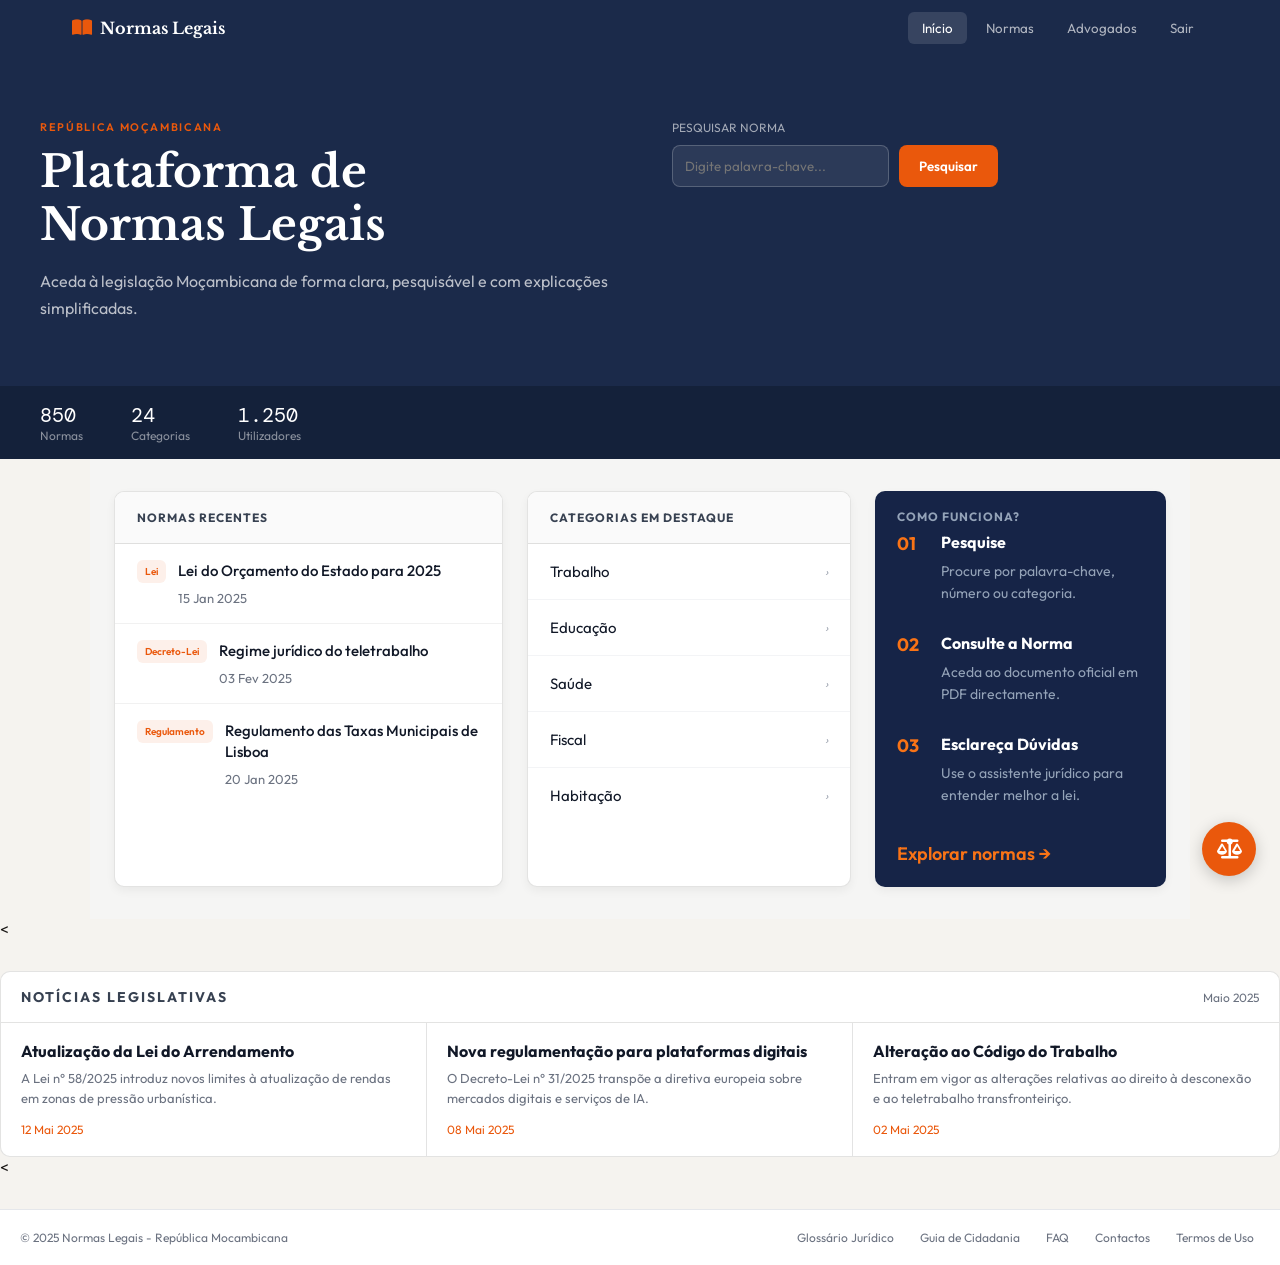
<file: index.html>
<!DOCTYPE html>
<html lang="pt">
<head>
    <meta charset="UTF-8">
    <meta name="viewport" content="width=device-width, initial-scale=1.0">
    <title>Plataforma de Normas Legais</title>

    <link rel="preconnect" href="https://fonts.googleapis.com">
    <link href="https://fonts.googleapis.com/css2?family=Libre+Baskerville:wght@400;700&family=Outfit:wght@300;400;500;600&family=DM+Mono:wght@400;500&display=swap" rel="stylesheet">
    <link rel="stylesheet" href="css/style.css">
    <link rel="stylesheet" href="https://cdnjs.cloudflare.com/ajax/libs/font-awesome/6.5.0/css/all.min.css">
</head>

<body>

<nav>
    <div class="nav-inner">

        <div class="nav-brand" onclick="showPage('home')">
            <i class="fa-solid fa-book-open" style="color: #ea580c; font-size: 18px;"></i>
            <span>Normas Legais</span>
        </div>

        <button class="nav-toggle" onclick="toggleMenu()">
            <i class="fa-solid fa-bars"></i>
        </button>

        <div class="nav-links" id="nav-links">
            <button class="active" data-page="home" onclick="closeMenu(); showPage('home')">Início</button>
            <button data-page="normas" onclick="closeMenu(); showPage('normas')">Normas</button>
            <button onclick="window.location.href='advogados.html'">Advogados</button>
            <button id="adminBtn" style="display:none;" onclick="window.location.href='admin.html'">Admin</button>
            <button id="logoutBtn" onclick="logout()">Sair</button>
            
        </div>

    </div>
</nav>

<!-- HOME -->
<div id="page-home" class="page active">

    <section class="hero">
        <div class="hero-inner">
            <div>
                <p class="hero-eyebrow">República Moçambicana</p>
                <h1>Plataforma de<br>Normas Legais</h1>
                <p class="hero-sub">Aceda à legislação Moçambicana de forma clara, pesquisável e com explicações simplificadas.</p>
            </div>
            <div>
                <p class="search-label">Pesquisar Norma</p>
                <div class="search-row">
                    <div class="search-wrap">
                        <input type="text" id="hero-search" class="search-input" placeholder="Digite palavra-chave...">
                    </div>
                    <button class="btn-search" onclick="heroSearch()">Pesquisar</button>
                </div>
            </div>
        </div>
    </section>

    <div class="stats-strip">
        <div class="stats-inner">
            <div>
                <div class="stat-val">850</div>
                <div class="stat-label">Normas</div>
            </div>
            <div>
                <div class="stat-val">24</div>
                <div class="stat-label">Categorias</div>
            </div>
            <div>
                <div class="stat-val">1.250</div>
                <div class="stat-label">Utilizadores</div>
            </div>
        </div>
    </div>

    <div class="home-grid">

        <!-- CARD 1 -->
        <div class="card">
            <div class="card-header">
                <h2 class="card-title">Normas Recentes</h2>
            </div>
            <div class="norm-item">
                <span class="badge">Lei</span>
                <div class="norm-content">
                    <h3>Lei do Orçamento do Estado para 2025</h3>
                    <span>15 Jan 2025</span>
                </div>
            </div>
            <div class="norm-item">
                <span class="badge">Decreto-Lei</span>
                <div class="norm-content">
                    <h3>Regime jurídico do teletrabalho</h3>
                    <span>03 Fev 2025</span>
                </div>
            </div>
            <div class="norm-item">
                <span class="badge">Regulamento</span>
                <div class="norm-content">
                    <h3>Regulamento das Taxas Municipais de Lisboa</h3>
                    <span>20 Jan 2025</span>
                </div>
            </div>
        </div>

        <!-- CARD 2 -->
        <div class="card">
            <div class="card-header">
                <h2 class="card-title">Categorias em Destaque</h2>
            </div>
            <div class="category-item">Trabalho <i>›</i></div>
            <div class="category-item">Educação <i>›</i></div>
            <div class="category-item">Saúde <i>›</i></div>
            <div class="category-item">Fiscal <i>›</i></div>
            <div class="category-item">Habitação <i>›</i></div>
        </div>

        <!-- CARD 3 -->
        <div class="card card-dark">
            <div class="card-header">
                <h2 class="card-title">Como Funciona?</h2>
            </div>
            <div class="steps">
                <div class="step">
                    <div class="step-number">01</div>
                    <div class="step-content">
                        <h3>Pesquise</h3>
                        <p>Procure por palavra-chave, número ou categoria.</p>
                    </div>
                </div>
                <div class="step">
                    <div class="step-number">02</div>
                    <div class="step-content">
                        <h3>Consulte a Norma</h3>
                        <p>Aceda ao documento oficial em PDF directamente.</p>
                    </div>
                </div>
                <div class="step">
                    <div class="step-number">03</div>
                    <div class="step-content">
                        <h3>Esclareça Dúvidas</h3>
                        <p>Use o assistente jurídico para entender melhor a lei.</p>
                    </div>
                </div>
                <a href="#" class="explore-link" onclick="showPage('normas'); return false;">Explorar normas →</a>
            </div>
        </div>

    </div><

    <div class="news-card">
        <div class="news-header">
            <h2>NOTÍCIAS LEGISLATIVAS</h2>
            <span>Maio 2025</span>
        </div>
        <div class="news-grid">
            <div class="news-item">
                <h3>Atualização da Lei do Arrendamento</h3>
                <p>A Lei n° 58/2025 introduz novos limites à atualização de rendas em zonas de pressão urbanística.</p>
                <small>12 Mai 2025</small>
            </div>
            <div class="news-item">
                <h3>Nova regulamentação para plataformas digitais</h3>
                <p>O Decreto-Lei n° 31/2025 transpõe a diretiva europeia sobre mercados digitais e serviços de IA.</p>
                <small>08 Mai 2025</small>
            </div>
            <div class="news-item">
                <h3>Alteração ao Código do Trabalho</h3>
                <p>Entram em vigor as alterações relativas ao direito à desconexão e ao teletrabalho transfronteiriço.</p>
                <small>02 Mai 2025</small>
            </div>
        </div>
    </div>

</div>

<!-- NORMAS -->
<div id="page-normas" class="page">

    <div class="normas-layout">

        <aside class="filtros">
            <div class="card-header">
                <p class="card-title">Filtros</p>
            </div>
            <div class="filtros-body">
                <label class="radio-row">
                    <input type="radio" name="cat" value="" checked onchange="applyFilters()">
                    Todas
                </label>
                <label class="radio-row">
                    <input type="radio" name="cat" value="Trabalho" onchange="applyFilters()">
                    Trabalho
                </label>
                <label class="radio-row">
                    <input type="radio" name="cat" value="Educação" onchange="applyFilters()">
                    Educação
                </label>
            </div>
        </aside>

        <div>
            <div class="list-header">
                <div>
                    <h1>Listagem de Normas</h1>
                    <p id="list-count" class="list-count">0 resultados</p>
                </div>
                <div class="search-bar-sm">
                    <input type="text" id="list-search" placeholder="Pesquisar..." oninput="applyFilters()">
                </div>
            </div>
            <div id="norma-list" class="norma-list"></div>
        </div>

    </div>

</div><

<!-- DETAIL -->
<div id="page-detail" class="page">

    <div class="detail-layout">

        <button class="back-btn" onclick="showPage('normas')">Voltar</button>

        <div class="detail-header">
            <span id="detail-badge" class="badge"></span>
            <h1 id="detail-title" class="detail-title"></h1>
            <p id="detail-meta" class="detail-meta"></p>
            <div id="detail-resumo-box"></div>
        </div>

        <div class="tabs">
            <button class="tab-btn active" onclick="switchTab('original',this)">Texto Original</button>
            <button class="tab-btn" onclick="switchTab('simplificada',this)">Explicação</button>
            <button class="tab-btn" onclick="switchTab('exemplos',this)">Exemplos</button>
        </div>

        <div id="tab-original" class="tab-panel active">Conteúdo original da norma.</div>
        <div id="tab-simplificada" class="tab-panel">Conteúdo simplificado.</div>
        <div id="tab-exemplos" class="tab-panel">Exemplos práticos.</div>

    </div>

</div>

<footer class="footer">
    <div class="footer-left">© 2025 Normas Legais - República Mocambicana</div>
    <div class="footer-links">
        <a href="#">Glossário Jurídico</a>
        <a href="#">Guia de Cidadania</a>
        <a href="#">FAQ</a>
        <a href="#">Contactos</a>
        <a href="#">Termos de Uso</a>
    </div>
</footer>

<script src="js/script.js"></script>
<script src="js/chatbot.js"></script>

</body>
</html>
</file>
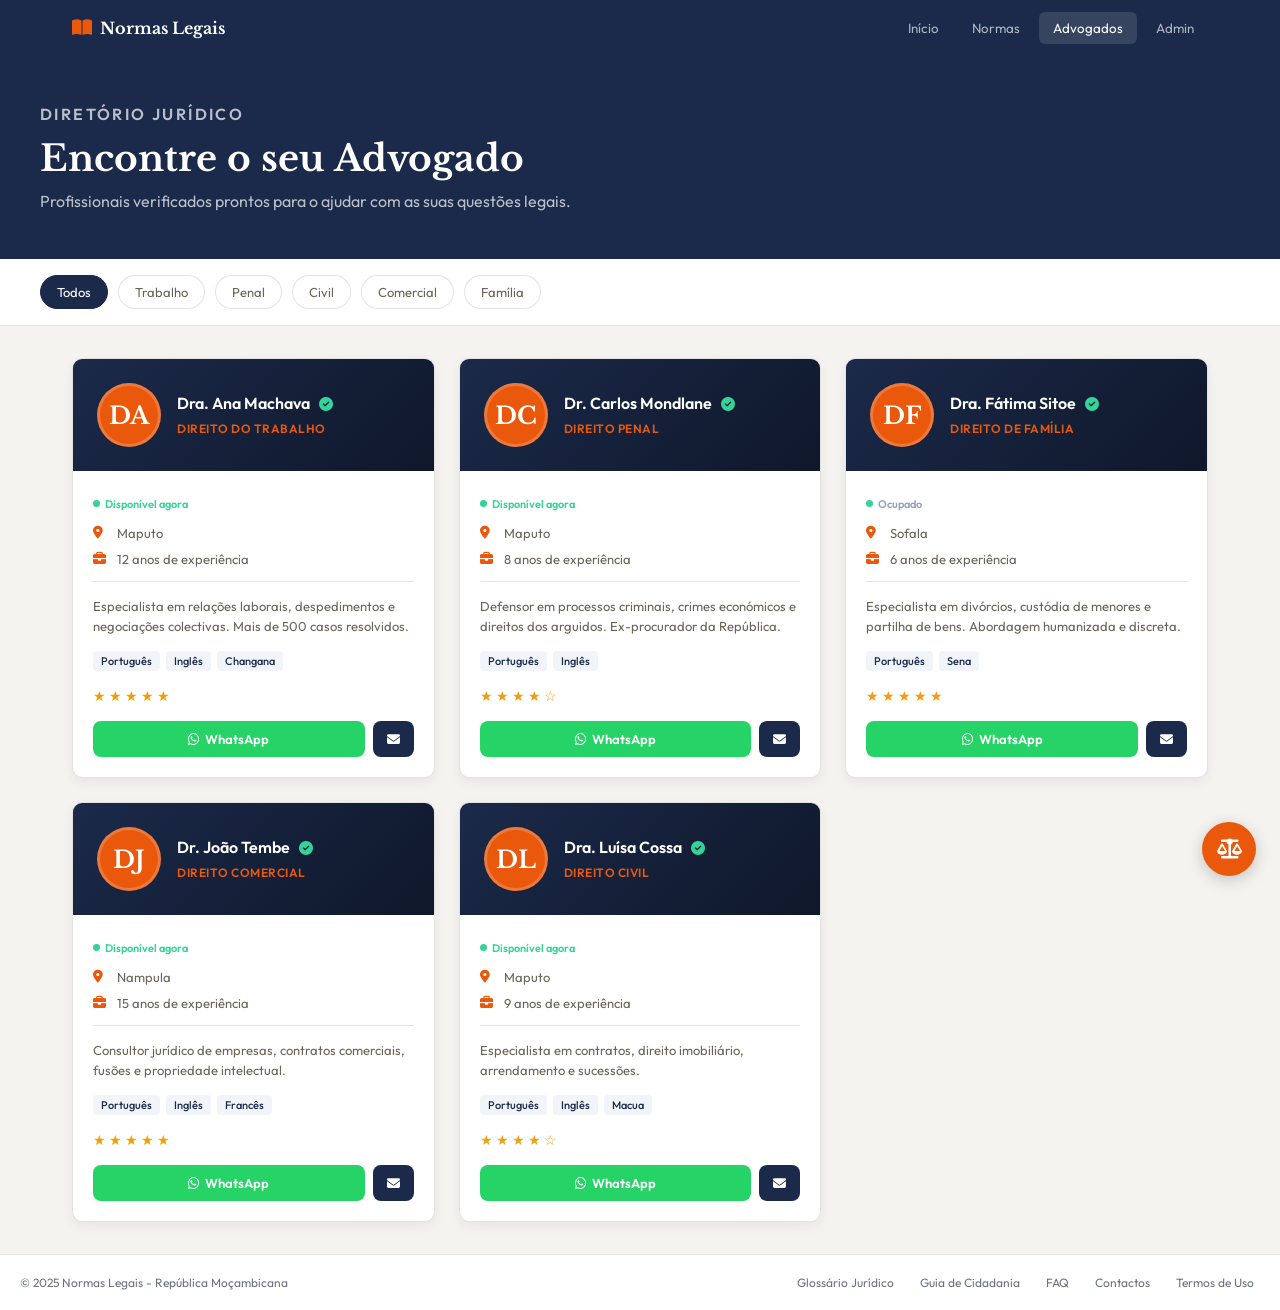
<file: advogados.html>
<!DOCTYPE html>
<html lang="pt">
<head>
  <meta charset="UTF-8">
  <meta name="viewport" content="width=device-width, initial-scale=1.0">
  <title>Advogados - Normas Legais</title>
  <link rel="preconnect" href="https://fonts.googleapis.com">
  <link href="https://fonts.googleapis.com/css2?family=Libre+Baskerville:wght@400;700&family=Outfit:wght@300;400;500;600&family=DM+Mono:wght@400;500&display=swap" rel="stylesheet">
  <link rel="stylesheet" href="https://cdnjs.cloudflare.com/ajax/libs/font-awesome/6.5.0/css/all.min.css">
  <link rel="stylesheet" href="css/style.css">
  <link rel="stylesheet" href="css/advogados.css">
</head>
<body>

<nav>
  <div class="nav-inner">
    <div class="nav-brand" onclick="window.location.href='index.html'">
      <i class="fa-solid fa-book-open" style="color: #ea580c; font-size: 18px;"></i>
      <span>Normas Legais</span>
    </div>
    <button class="nav-toggle" onclick="toggleMenu()">
            <i class="fa-solid fa-bars"></i>
        </button>
   <div class="nav-links" id="nav-links">
      <button onclick="window.location.href='index.html'">Início</button>
      <button onclick="window.location.href='index.html?page=normas'">Normas</button>
      <button class="active">Advogados</button>
       <button onclick="window.location.href='admin.html'">Admin</button>
      <button id="logoutBtn" style="display:none; color: #ea580c;" onclick="logout()">Sair</button>
    </div>
  </div>
</nav>

<div class="advogados-hero">
  <div class="advogados-hero-inner">
    <p class="hero-eyebrow">Diretório Jurídico</p>
    <h1>Encontre o seu Advogado</h1>
    <p>Profissionais verificados prontos para o ajudar com as suas questões legais.</p>
  </div>
</div>

<div class="advogados-filtros">
  <div class="advogados-filtros-inner">
    <button class="filtro-btn active" onclick="filtrar('', this)">Todos</button>
    <button class="filtro-btn" onclick="filtrar('Direito do Trabalho', this)">Trabalho</button>
    <button class="filtro-btn" onclick="filtrar('Direito Penal', this)">Penal</button>
    <button class="filtro-btn" onclick="filtrar('Direito Civil', this)">Civil</button>
    <button class="filtro-btn" onclick="filtrar('Direito Comercial', this)">Comercial</button>
    <button class="filtro-btn" onclick="filtrar('Direito de Família', this)">Família</button>
  </div>
</div>

<div class="advogados-grid" id="advogados-grid"></div>

<footer class="footer">
  <div class="footer-left">© 2025 Normas Legais - República Moçambicana</div>
  <div class="footer-links">
    <a href="#">Glossário Jurídico</a>
    <a href="#">Guia de Cidadania</a>
    <a href="#">FAQ</a>
    <a href="#">Contactos</a>
    <a href="#">Termos de Uso</a>
  </div>
</footer>

<script src="js/advogados.js"></script>
<script src="js/chatbot.js"></script>
</body>
</html>
</file>
<file: css/style.css>
*,
*::before,
*::after{
    margin:0;
    padding:0;
    box-sizing:border-box;
}

:root{

    --bg:#f5f3ef;
    --fg:#1a1816;
    --card:#ffffff;

    --primary:#1b2a4a;
    --accent: #ea580c;
    --accent-light:#fdf0ea;

    --muted:#6b6458;
    --border:rgba(26,24,22,.12);

    --radius:10px;
}

html{
    font-size:16px;
    scroll-behavior:smooth;
}

body{
    font-family:'Outfit',sans-serif;
    background:var(--bg);
    color:var(--fg);
    min-height:100vh;
}

a{
    text-decoration:none;
    color:inherit;
}

button{
    border:none;
    background:none;
    cursor:pointer;
    font-family:inherit;
}

input,
select{
    font-family:inherit;
}

.page{
    display:none;
}

.page.active{
    display:block;
}


nav{
    background:var(--primary);
    position:sticky;
    top:0;
    z-index:100;
}

.nav-inner{
    max-width:1200px;
    margin:auto;
    height:56px;

    display:flex;
    align-items:center;
    justify-content:space-between;

    padding:0 2rem;
}

.nav-brand{
    display:flex;
    align-items:center;
    gap:8px;

    color:white;
    cursor:pointer;
}

.nav-brand span{
    font-family:'Libre Baskerville',serif;
    font-weight:700;
}

.nav-links{
    display:flex;
    gap:5px;
}

.nav-links button{

    padding:8px 14px;

    color:rgba(255,255,255,.65);

    border-radius:6px;

    transition:.2s;
}

.nav-links button:hover{

    background:rgba(255,255,255,.08);
    color:white;

}

.nav-links button.active{

    background:rgba(255,255,255,.12);
    color:white;

}



.hero{

    background:var(--primary);

    padding:4rem 2rem;

}

.hero-inner{

    max-width:1200px;

    margin:auto;

    display:grid;
    grid-template-columns:1fr 1fr;

    gap:4rem;
}

.hero-eyebrow{

    color:var(--accent);

    text-transform:uppercase;

    letter-spacing:.15em;

    font-size:11px;
    font-weight:600;

    margin-bottom:12px;
}

.hero h1{

    font-family:'Libre Baskerville',serif;

    font-size:44px;

    color:white;

    line-height:1.2;

    margin-bottom:16px;
}

.hero-sub{

    color:rgba(255,255,255,.7);

    line-height:1.7;
}

.search-label{

    color:rgba(255,255,255,.6);

    text-transform:uppercase;

    font-size:12px;

    margin-bottom:10px;
}

.search-row{

    display:flex;
    gap:10px;
}

.search-input{

    width:100%;

    padding:12px;

    border-radius:8px;

    border:1px solid rgba(255,255,255,.2);

    background:rgba(255,255,255,.08);

    color:white;
}

.btn-search{

    background:var(--accent);

    color:white;

    padding:12px 20px;

    border-radius:8px;

    font-weight:600;
}


.tag-chips{

    display:flex;
    flex-wrap:wrap;

    gap:8px;

    margin-top:15px;
}

.tag-chip{

    padding:5px 12px;

    border-radius:20px;

    border:1px solid rgba(255,255,255,.2);

    color:white;
}


.stats-strip{

    background:#14213a;

    padding:1rem 2rem;
}

.stats-inner{

    max-width:1200px;

    margin:auto;

    display:flex;

    gap:3rem;
}

.stat-val{

    font-family:'DM Mono',monospace;

    color:white;

    font-size:20px;
}

.stat-label{

    color:rgba(255,255,255,.5);

    font-size:12px;
}

.home-grid{
    max-width: 1100px;
    margin: auto;
    padding: 2rem 1.5rem;
    display: grid;
    grid-template-columns: 1.2fr 1fr 0.9fr;
    gap: 1.5rem;
    align-items: start;
    background: #f5f5f4;
}

.card{
    background: white;
    border: 1px solid var(--border);
    border-radius: var(--radius);
    overflow: hidden;
    box-shadow: 0 4px 10px rgba(0,0,0,0.05);
    height: 100%;
}

.card-header{
    padding: 18px 22px;
    border-bottom: 1px solid var(--border);
    background: #fafafa;
}

.card-title{
    font-size: 12px;
    font-weight: 700;
    color: #374151;
    letter-spacing: 1px;
    text-transform: uppercase;
    margin: 0;
}


.norm-item{
    display: flex;
    gap: 12px;
    padding: 16px 22px;
    border-bottom: 1px solid #f1f1f1;
    transition: 0.3s;
}

.norm-item:last-child{
    border-bottom: none;
}

.norm-item:hover{
    background: #fafafa;
}


.badge{
    background: var(--accent-light);
    color: var(--accent);
    font-size: 10px;
    font-weight: 600;
    padding: 5px 8px;
    border-radius: 6px;
    height: fit-content;
    min-width: max-content;
}


.norm-content h3{
    font-size: 15px;
    font-weight: 500;
    color: #111827;
    line-height: 1.4;
    margin-bottom: 6px;
}

.norm-content span{
    font-size: 13px;
    color: #6b7280;
}


.category-item{
    display: flex;
    justify-content: space-between;
    align-items: center;
    padding: 18px 22px;
    border-bottom: 1px solid #f3f4f6;
    font-size: 15px;
    color: #111827;
    cursor: pointer;
    transition: 0.3s;
}

.category-item:hover{
    background: #fafafa;
    padding-left: 28px;
}

.category-item:last-child{
    border-bottom: none;
}

.category-item i{
    color: #9ca3af;
    font-size: 12px;
}

.card-dark{
    background: #162447;
    border: none;
    color: white;
}

.card-dark .card-header{
    background: transparent;
    border-bottom: none;
    padding-bottom: 8px;
}

.card-dark .card-title{
    color: #94a3b8;
}

.steps{
    padding: 0 22px 22px;
}

.step{
    display: flex;
    gap: 14px;
    margin-bottom: 28px;
}

.step-number{
    color: #f97316;
    font-weight: bold;
    font-size: 18px;
    min-width: 30px;
}

.step-content h3{
    font-size: 16px;
    margin-bottom: 8px;
    color: white;
}

.step-content p{
    color: #94a3b8;
    line-height: 1.6;
    font-size: 14px;
}

.explore-link{
    display: inline-flex;
    align-items: center;
    gap: 8px;
    margin-top: 8px;
    color: #f97316;
    text-decoration: none;
    font-size: 18px;
    font-weight: 600;
    transition: 0.3s;
}

.explore-link:hover{
    transform: translateX(5px);
}

@media(max-width: 992px){

    .home-grid{
        grid-template-columns: 1fr;
    }

}


.normas-layout{

    max-width:1200px;

    margin:auto;

    padding:2rem;

    display:grid;

    grid-template-columns:220px 1fr;

    gap:2rem;
}


.filtros{

    background:white;

    border:1px solid var(--border);

    border-radius:var(--radius);

    overflow:hidden;

    height:fit-content;
}

.filtros-body{

    padding:18px;
}

.filter-label{

    display:block;

    margin-bottom:10px;

    color:var(--muted);

    font-size:12px;

    font-weight:600;
}

.radio-row{

    display:flex;

    align-items:center;

    gap:8px;

    padding:6px 0;

    font-size:13px;
}

.divider{

    height:1px;

    background:var(--border);

    margin:15px 0;
}

.btn-clear{

    margin-top:15px;

    color:var(--accent);

    font-size:13px;

    font-weight:600;
}


.list-header{

    display:flex;

    justify-content:space-between;

    align-items:center;

    margin-bottom:20px;
}

.list-header h1{

    font-family:'Libre Baskerville',serif;

    font-size:26px;
}

.list-count{

    color:var(--muted);

    font-size:13px;

    margin-top:5px;
}


.search-bar-sm input{

    width:250px;

    padding:10px 14px;

    border:1px solid var(--border);

    border-radius:8px;

    background:white;
}


.norma-list{

    border:1px solid var(--border);

    border-radius:var(--radius);

    overflow:hidden;
}

.norma-list-item{

    display:flex;

    justify-content:space-between;

    align-items:center;

    gap:20px;

    padding:20px;

    background:white;

    border-bottom:1px solid var(--border);
}

.norma-list-item:last-child{

    border-bottom:none;
}

.norma-meta{

    display:flex;

    gap:10px;

    align-items:center;

    margin-bottom:8px;
}

.norma-code{

    color:var(--muted);

    font-size:12px;
}

.norma-list-title{

    font-size:15px;

    font-weight:600;

    margin-bottom:5px;
}

.norma-resumo{

    color:var(--muted);

    font-size:13px;

    line-height:1.6;
}

.btn-ver{

    background:var(--primary);

    color:white;

    padding:10px 18px;

    border-radius:8px;
}


.detail-layout{

    max-width:1200px;

    margin:auto;

    padding:2rem;
}

.back-btn{

    margin-bottom:20px;

    color:var(--muted);

    font-size:14px;
}

.detail-header{

    display:flex;

    gap:15px;

    margin-bottom:25px;
}

.detail-title{

    font-family:'Libre Baskerville',serif;

    font-size:30px;

    line-height:1.4;
}

.detail-meta{

    margin-top:5px;

    color:var(--muted);
}


.tabs{

    display:flex;

    border-bottom:2px solid var(--border);

    margin-bottom:20px;
}

.tab-btn{

    padding:12px 20px;

    color:var(--muted);

    border-bottom:2px solid transparent;
}

.tab-btn.active{

    color:var(--primary);

    border-bottom-color:var(--primary);

    font-weight:600;
}

.tab-panel{

    display:none;
}

.tab-panel.active{

    display:block;
}


.detail-grid{

    display:grid;

    grid-template-columns:1fr 300px;

    gap:2rem;
}


.content-card{

    background:white;

    border:1px solid var(--border);

    border-radius:var(--radius);

    padding:2rem;
}

.content-card p{

    line-height:1.8;
}


.highlight-box{

    margin-top:20px;

    padding:15px;

    border-left:4px solid var(--accent);

    background:#f8f6f3;
}


.example-card{

    padding:15px;

    background:#f8f6f3;

    border-radius:8px;

    margin-bottom:15px;
}

.example-label{

    color:var(--accent);

    font-size:11px;

    margin-bottom:8px;
}

.sidebar-detail{

    display:flex;

    flex-direction:column;

    gap:15px;
}

.rel-btn{

    display:block;

    width:100%;

    text-align:left;

    padding:12px 16px;

    border-bottom:1px solid var(--border);
}

.rel-btn:last-child{

    border-bottom:none;
}

.actions-card{

    background:white;

    border:1px solid var(--border);

    border-radius:var(--radius);

    padding:15px;
}

.action-btn{

    width:100%;

    text-align:left;

    padding:12px;

    border:1px solid var(--border);

    border-radius:8px;

    margin-bottom:10px;
}


.admin-layout{

    max-width:1200px;

    margin:auto;

    padding:2rem;

    display:grid;

    grid-template-columns:220px 1fr;

    gap:2rem;
    
    flex: 1;

}


.admin-menu{

    background:var(--primary);

    border-radius:var(--radius);

    overflow:hidden;
}

.admin-menu-header{

    padding:18px;

    color:white;

    font-size:12px;

    font-weight:600;
}

.admin-menu-btn{

    width:100%;

    text-align:left;

    padding:14px 18px;

    color:rgba(255,255,255,.7);
}

.admin-menu-btn.active{

    background:rgba(255,255,255,.12);

    color:white;
}


.admin-title{

    font-family:'Libre Baskerville',serif;

    font-size:28px;

    margin-bottom:25px;
}


.stats-grid{

    display:grid;

    grid-template-columns:repeat(4,1fr);

    gap:15px;

    margin-bottom:25px;
}

.stat-card{

    background:white;

    border:1px solid var(--border);

    border-radius:var(--radius);

    padding:20px;
}

.stat-card-label{

    color:var(--muted);

    font-size:12px;
}

.stat-card-val{

    font-size:28px;

    font-weight:700;

    margin-top:10px;
}


.updates-card{

    background:white;

    border:1px solid var(--border);

    border-radius:var(--radius);
}

.update-row{

    display:flex;

    gap:15px;

    align-items:center;

    padding:15px 20px;

    border-bottom:1px solid var(--border);
}

.update-row:last-child{

    border-bottom:none;
}

footer.footer{
    margin-top: 2rem;
    background: #ffffff;
    border-top: 1px solid #e5e7eb;
    padding: 16px 20px;

    display: flex;
    justify-content: space-between;
    align-items: center;
    flex-wrap: wrap;
    gap: 10px;
    font-size: 12px;
}

.footer-left{
    color: #6b7280;
    font-size: 12px;
}

.footer-links{
    display: flex;
    gap: 14px;
    flex-wrap: wrap;
}

.footer-links a{
    color: #6b7280;
    font-size: 12px;
    text-decoration: none;
    padding: 4px 6px;
    border-radius: 6px;
    transition: 0.2s;
}

.footer-links a:hover{
    color: #ea580c;
    background: #f3f4f6;
}
body.hide-footer footer{
    display:none;
}

@media(max-width:1000px){

    footer.footer{
        flex-direction: column;
        text-align: center;
    }

    .footer-links{
        justify-content: center;
    }
}
.news-card{
    background:white;
    border:1px solid var(--border);
    border-radius:var(--radius);
    overflow:hidden;
    margin-top:2rem;
}

.news-header{
    display:flex;
    justify-content:space-between;
    align-items:center;
    padding:16px 20px;
    border-bottom:1px solid var(--border);
}

.news-header h2{
    font-size:14px;
    letter-spacing:2px;
    text-transform:uppercase;
    color:#374151;
}

.news-header span{
    font-size:12px;
    color:#6b7280;
}

.news-grid{
    display:grid;
    grid-template-columns:repeat(3,1fr);
    gap:0;
}

.news-item{
    padding:18px 20px;
    border-right:1px solid var(--border);
}

.news-item:last-child{
    border-right:none;
}

.news-item h3{
    font-size:16px;
    margin-bottom:8px;
    color:#111827;
}

.news-item p{
    font-size:13px;
    color:#6b7280;
    line-height:1.5;
    margin-bottom:10px;
}

.news-item small{
    color:var(--accent);
    font-size:12px;
}

@media(max-width:992px){
    .news-grid{
        grid-template-columns:1fr;
    }

    .news-item{
        border-right:none;
        border-bottom:1px solid var(--border);
    }

    .news-item:last-child{
        border-bottom:none;
    }
}

.page {
    display: none;
}


@media (max-width: 900px) {

  /* Hero: passa de 2 colunas para 1 */
  .hero-inner {
    grid-template-columns: 1fr;
    gap: 2rem;
  }

  .hero h1 {
    font-size: 32px;
  }

  .normas-layout {
    grid-template-columns: 1fr;
    padding: 1.5rem;
  }

  .filtros {
    display: none; 
  }


  .detail-layout {
    padding: 1.5rem;
  }

  .detail-header {
    flex-direction: column;
    gap: 10px;
  }

  .detail-title {
    font-size: 22px;
  }

  .detail-grid {
    grid-template-columns: 1fr;
  }


  .admin-layout {
    grid-template-columns: 1fr;
    padding: 1.5rem;
  }

  .admin-menu {
    display: flex;
    flex-wrap: wrap;
    border-radius: var(--radius);
  }

  .admin-menu-btn {
    flex: 1;
    text-align: center;
    padding: 12px;
  }

  .stats-grid {
    grid-template-columns: repeat(2, 1fr);
  }
}


@media (max-width: 640px) {

  .nav-inner {
    padding: 0 1rem;
  }

  .nav-links button {
    padding: 8px 10px;
    font-size: 13px;
  }

  
  .hero {
    padding: 2.5rem 1rem;
  }

  .hero h1 {
    font-size: 26px;
  }

  .search-row {
    flex-direction: column;
  }

  .btn-search {
    width: 100%;
  }

  .stats-inner {
    gap: 1.5rem;
    flex-wrap: wrap;
  }

  .home-grid {
    padding: 1rem;
    grid-template-columns: 1fr;
  }

  .list-header {
    flex-direction: column;
    align-items: flex-start;
    gap: 12px;
  }

  .search-bar-sm input {
    width: 100%;
  }

  .norma-list-item {
    flex-direction: column;
    align-items: flex-start;
    gap: 12px;
  }

  .btn-ver {
    width: 100%;
    text-align: center;
  }

  .tabs {
    overflow-x: auto;
    -webkit-overflow-scrolling: touch;
  }

  .tab-btn {
    white-space: nowrap;
    padding: 10px 14px;
    font-size: 13px;
  }

  .normas-layout {
    padding: 1rem;
  }

  .stats-grid {
    grid-template-columns: 1fr 1fr;
  }


  footer.footer {
    padding: 14px 16px;
  }
}


@media (max-width: 400px) {

  .hero h1 {
    font-size: 22px;
  }

  .stats-grid {
    grid-template-columns: 1fr;
  }

  .nav-brand span {
    font-size: 14px;
  }
}

@media (max-width: 768px) {

  .admin-layout {
    grid-template-columns: 1fr;
    padding: 1rem;
    gap: 1rem;
  }

  .admin-menu {
    display: grid;
    grid-template-columns: repeat(2, 1fr);
    border-radius: var(--radius);
  }

  .admin-menu-header {
    grid-column: 1 / -1;
  }

  .admin-menu-btn {
    padding: 10px 8px;
    font-size: 13px;
    text-align: center;
    border-bottom: 1px solid rgba(255,255,255,0.08);
  }

  .stats-grid {
    grid-template-columns: repeat(2, 1fr);
  }

  .admin-title {
    font-size: 20px;
    margin-bottom: 16px;
  }
}

@media (max-width: 400px) {
  .admin-menu {
    grid-template-columns: 1fr;
  }

  .stats-grid {
    grid-template-columns: 1fr;
  }
}


#chat-bubble {
  position: fixed;
  bottom: 24px;
  right: 24px;
  width: 54px;
  height: 54px;
  background: var(--accent);
  border-radius: 50%;
  display: flex;
  align-items: center;
  justify-content: center;
  cursor: pointer;
  z-index: 999;
  box-shadow: 0 4px 16px rgba(0,0,0,0.2);
  color: white;
  font-size: 20px;
  transition: 0.2s;
}

#chat-bubble:hover {
  transform: scale(1.08);
}

#chat-window {
  display: none;
  flex-direction: column;
  position: fixed;
  bottom: 90px;
  right: 24px;
  width: 340px;
  height: 480px;
  background: white;
  border-radius: 16px;
  box-shadow: 0 8px 32px rgba(0,0,0,0.18);
  z-index: 998;
  overflow: hidden;
}

#chat-header {
  background: var(--primary);
  color: white;
  padding: 14px 16px;
  display: flex;
  justify-content: space-between;
  align-items: center;
}

#chat-header p {
  font-size: 11px;
  color: rgba(255,255,255,0.6);
  margin-top: 2px;
}

#chat-header button {
  color: white;
  font-size: 16px;
  background: none;
  border: none;
  cursor: pointer;
}

#chat-messages {
  flex: 1;
  overflow-y: auto;
  padding: 16px;
  display: flex;
  flex-direction: column;
  gap: 10px;
  background: #f8f7f5;
}

.chat-msg {
  max-width: 80%;
  padding: 10px 14px;
  border-radius: 12px;
  font-size: 14px;
  line-height: 1.5;
}

.chat-msg-bot {
  background: white;
  color: var(--fg);
  border: 1px solid var(--border);
  align-self: flex-start;
  border-bottom-left-radius: 4px;
}

.chat-msg-user {
  background: var(--accent);
  color: white;
  align-self: flex-end;
  border-bottom-right-radius: 4px;
}

.chat-typing span {
  display: inline-block;
  width: 7px;
  height: 7px;
  background: var(--muted);
  border-radius: 50%;
  margin: 0 2px;
  animation: bounce 1s infinite;
}

.chat-typing span:nth-child(2) { animation-delay: 0.2s; }
.chat-typing span:nth-child(3) { animation-delay: 0.4s; }

@keyframes bounce {
  0%, 100% { transform: translateY(0); }
  50% { transform: translateY(-5px); }
}

#chat-footer {
  padding: 10px 12px;
  display: flex;
  gap: 8px;
  border-top: 1px solid var(--border);
  background: white;
}

#chat-footer input {
  flex: 1;
  padding: 10px 12px;
  border: 1px solid var(--border);
  border-radius: 8px;
  font-size: 13px;
  outline: none;
}

#chat-footer button {
  background: var(--accent);
  color: white;
  border: none;
  border-radius: 8px;
  padding: 10px 14px;
  cursor: pointer;
  font-size: 14px;
}

@media (max-width: 600px) {
  #chat-window {
    width: calc(100vw - 32px);
    right: 16px;
    bottom: 80px;
  }
}


.nav-toggle {
  display: none;
  color: white;
  font-size: 20px;
  padding: 8px;
  background: none;
  border: none;
  cursor: pointer;
  margin-left: auto;
}

@media (max-width: 700px) {
  .nav-toggle {
    display: block;
  }

  .nav-inner {
    flex-wrap: wrap;
    height: auto;
    min-height: 56px;
    padding: 0 1rem;
    gap: 0;
  }

  .nav-brand {
    flex: 1;
  }

  .nav-links {
    display: none;
    flex-direction: column;
    width: 100%;
    padding: 8px 0;
    background: var(--primary);
    border-top: 1px solid rgba(255,255,255,0.1);
    order: 3;
  }

  .nav-links.open {
    display: flex;
  }

  .nav-links button {
    width: 100%;
    text-align: left;
    padding: 12px 16px;
    font-size: 14px;
    border-radius: 0;
    color: rgba(255,255,255,0.8);
    border-bottom: 1px solid rgba(255,255,255,0.05);
  }

  .nav-links button:last-child {
    border-bottom: none;
  }
}
</file>
<file: css/advogados.css>
.advogados-hero {
  background: var(--primary);
  padding: 3rem 2rem;
}

.advogados-hero-inner {
  max-width: 1200px;
  margin: auto;
}

.advogados-hero h1 {
  font-family: 'Libre Baskerville', serif;
  font-size: 36px;
  color: white;
  margin-bottom: 10px;
}

.advogados-hero p {
  color: rgba(255,255,255,0.7);
  font-size: 16px;
}

.advogados-filtros {
  background: white;
  border-bottom: 1px solid var(--border);
  padding: 1rem 2rem;
  position: sticky;
  top: 56px;
  z-index: 50;
}

.advogados-filtros-inner {
  max-width: 1200px;
  margin: auto;
  display: flex;
  gap: 10px;
  flex-wrap: wrap;
  align-items: center;
}

.filtro-btn {
  padding: 8px 16px;
  border-radius: 20px;
  border: 1px solid var(--border);
  font-size: 13px;
  color: var(--muted);
  cursor: pointer;
  transition: 0.2s;
  background: white;
}

.filtro-btn:hover,
.filtro-btn.active {
  background: var(--primary);
  color: white;
  border-color: var(--primary);
}

.advogados-grid {
  max-width: 1200px;
  margin: 2rem auto;
  padding: 0 2rem;
  display: grid;
  grid-template-columns: repeat(3, 1fr);
  gap: 1.5rem;
}

.advogado-card {
  background: white;
  border: 1px solid var(--border);
  border-radius: var(--radius);
  overflow: hidden;
  box-shadow: 0 4px 12px rgba(0,0,0,0.06);
  transition: 0.3s;
}

.advogado-card:hover {
  transform: translateY(-4px);
  box-shadow: 0 8px 24px rgba(0,0,0,0.1);
}

.advogado-topo {
  background: linear-gradient(135deg, var(--primary), #0f172a);
  padding: 24px;
  display: flex;
  align-items: center;
  gap: 16px;
}

.advogado-avatar {
  width: 64px;
  height: 64px;
  border-radius: 50%;
  background: var(--accent);
  display: flex;
  align-items: center;
  justify-content: center;
  font-size: 24px;
  color: white;
  font-family: 'Libre Baskerville', serif;
  font-weight: 700;
  flex-shrink: 0;
  border: 3px solid rgba(255,255,255,0.2);
}

.advogado-topo-info h3 {
  color: white;
  font-size: 16px;
  font-weight: 600;
  margin-bottom: 4px;
}

.advogado-topo-info span {
  color: var(--accent);
  font-size: 12px;
  font-weight: 600;
  text-transform: uppercase;
  letter-spacing: 0.5px;
}

.verificado {
  margin-left: 6px;
  color: #34d399;
  font-size: 14px;
}

.advogado-body {
  padding: 20px;
}

.advogado-info-row {
  display: flex;
  align-items: center;
  gap: 8px;
  margin-bottom: 10px;
  font-size: 13px;
  color: var(--muted);
}

.advogado-info-row i {
  width: 16px;
  color: var(--accent);
}

.advogado-descricao {
  font-size: 13px;
  color: var(--muted);
  line-height: 1.6;
  margin: 14px 0;
  padding-top: 14px;
  border-top: 1px solid var(--border);
}

.advogado-linguas {
  display: flex;
  gap: 6px;
  flex-wrap: wrap;
  margin-bottom: 16px;
}

.lingua-tag {
  background: #f1f5f9;
  color: var(--primary);
  font-size: 11px;
  padding: 3px 8px;
  border-radius: 4px;
  font-weight: 500;
}

.estrelas {
  display: flex;
  gap: 3px;
  margin-bottom: 16px;
}

.estrela {
  color: #f59e0b;
  font-size: 14px;
  cursor: pointer;
  transition: 0.2s;
}

.estrela:hover {
  transform: scale(1.2);
}

.advogado-acoes {
  display: flex;
  gap: 8px;
}

.btn-whatsapp {
  flex: 1;
  padding: 10px;
  background: #25d366;
  color: white;
  border: none;
  border-radius: 8px;
  font-size: 13px;
  font-weight: 600;
  cursor: pointer;
  display: flex;
  align-items: center;
  justify-content: center;
  gap: 6px;
  transition: 0.2s;
  text-decoration: none;
}

.btn-whatsapp:hover {
  background: #1ebe5d;
}

.btn-email {
  padding: 10px 14px;
  background: var(--primary);
  color: white;
  border: none;
  border-radius: 8px;
  font-size: 13px;
  cursor: pointer;
  display: flex;
  align-items: center;
  justify-content: center;
  transition: 0.2s;
  text-decoration: none;
}

.btn-email:hover {
  background: #0f172a;
}

.disponivel {
  display: inline-flex;
  align-items: center;
  gap: 5px;
  font-size: 11px;
  color: #34d399;
  font-weight: 600;
  margin-bottom: 14px;
}

.disponivel::before {
  content: '';
  width: 7px;
  height: 7px;
  background: #34d399;
  border-radius: 50%;
  animation: pulse 1.5s infinite;
}

@keyframes pulse {
  0%, 100% { opacity: 1; }
  50% { opacity: 0.4; }
}

@media (max-width: 900px) {
  .advogados-grid {
    grid-template-columns: repeat(2, 1fr);
  }
}

@media (max-width: 600px) {
  .advogados-grid {
    grid-template-columns: 1fr;
    padding: 0 1rem;
  }

  .advogados-hero h1 {
    font-size: 26px;
  }
}
</file>
